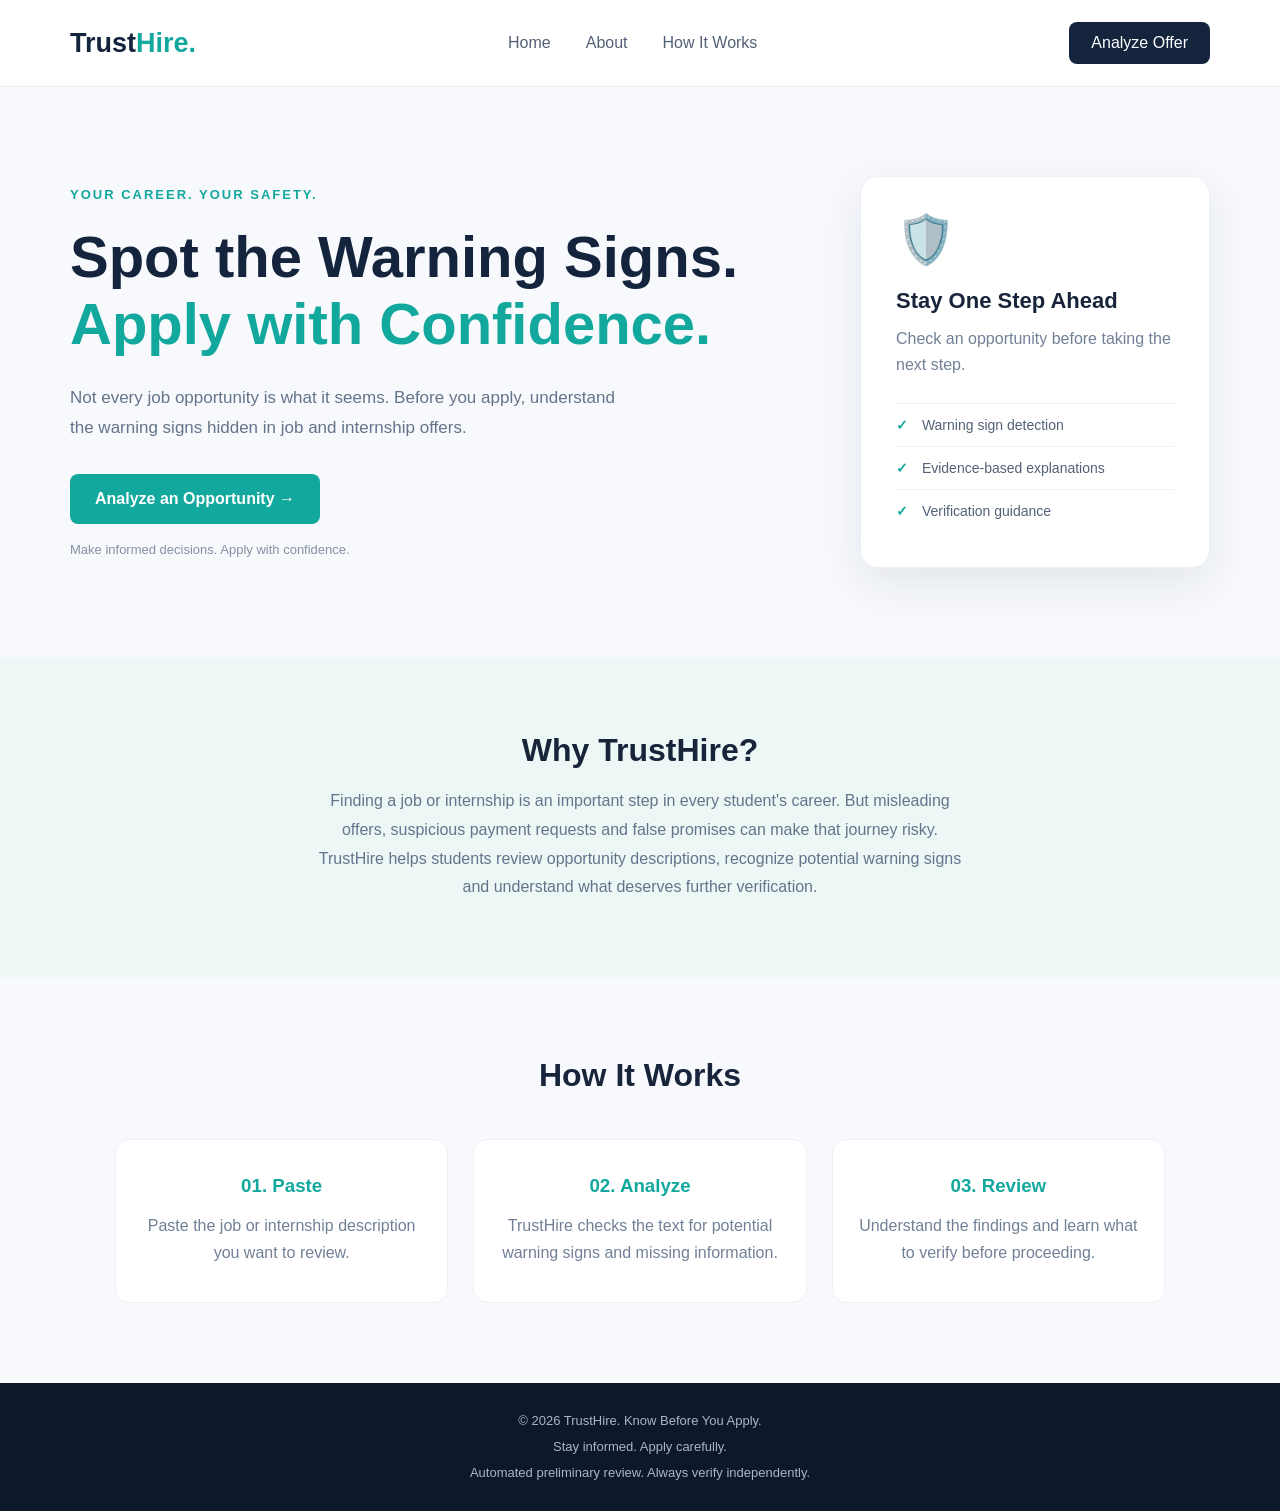
<file: frontend/index.html>
<!DOCTYPE html>
<html lang="en">
<head>
    <meta charset="UTF-8">
    <meta name="viewport" content="width=device-width, initial-scale=1.0">
    <meta name="description" content="TrustHire helps students identify potential warning signs in job and internship offers before applying.">
    <title>TrustHire - Know Before You Apply</title>
    <link rel="stylesheet" href="style.css">
</head>
<body>

    <header>
        <nav class="navbar">
            <h2 class="logo">Trust<span>Hire.</span></h2>

            <div class="nav-links">
                <a href="#home">Home</a>
                <a href="#about">About</a>
                <a href="#how-it-works">How It Works</a>
            </div>

            <a href="/analyzer" class="nav-button">Analyze Offer</a>
        </nav>
    </header>

    <main>

        <!-- HERO -->
        <section class="hero" id="home">

            <div class="hero-content">
                <p class="tagline">YOUR CAREER. YOUR SAFETY.</p>

                <h1>
                    Spot the Warning Signs.<br>
                    <span>Apply with Confidence.</span>
                </h1>

                <p class="description">
                    Not every job opportunity is what it seems.
                    Before you apply, understand the warning signs
                    hidden in job and internship offers.
                </p>

                <a href="/analyzer" class="primary-button">
                    Analyze an Opportunity →
                </a>

                <p class="small-note">
                    Make informed decisions. Apply with confidence.
                </p>
            </div>

            <div class="hero-card">
                <div class="shield">🛡️</div>

                <h3>Stay One Step Ahead</h3>

                <p>Check an opportunity before taking the next step.</p>

                <div class="feature">
                    <span>✓</span> Warning sign detection
                </div>

                <div class="feature">
                    <span>✓</span> Evidence-based explanations
                </div>

                <div class="feature">
                    <span>✓</span> Verification guidance
                </div>
            </div>

        </section>

        <!-- ABOUT -->
        <section class="about" id="about">

            <h2>Why TrustHire?</h2>

            <p>
                Finding a job or internship is an important step
                in every student's career. But misleading offers,
                suspicious payment requests and false promises
                can make that journey risky.

                TrustHire helps students review opportunity
                descriptions, recognize potential warning signs
                and understand what deserves further verification.
            </p>

        </section>

        <!-- HOW IT WORKS -->
        <section class="how-it-works" id="how-it-works">

            <h2>How It Works</h2>

            <div class="steps">

                <div class="step">
                    <h3>01. Paste</h3>
                    <p>
                        Paste the job or internship description
                        you want to review.
                    </p>
                </div>

                <div class="step">
                    <h3>02. Analyze</h3>
                    <p>
                        TrustHire checks the text for potential
                        warning signs and missing information.
                    </p>
                </div>

                <div class="step">
                    <h3>03. Review</h3>
                    <p>
                        Understand the findings and learn
                        what to verify before proceeding.
                    </p>
                </div>

            </div>

        </section>

    </main>

    <footer>
        <p>© 2026 TrustHire. Know Before You Apply.</p>
        <p>Stay informed. Apply carefully.</p>
        <p>Automated preliminary review. Always verify independently.</p>
    </footer>

</body>
</html>
</file>
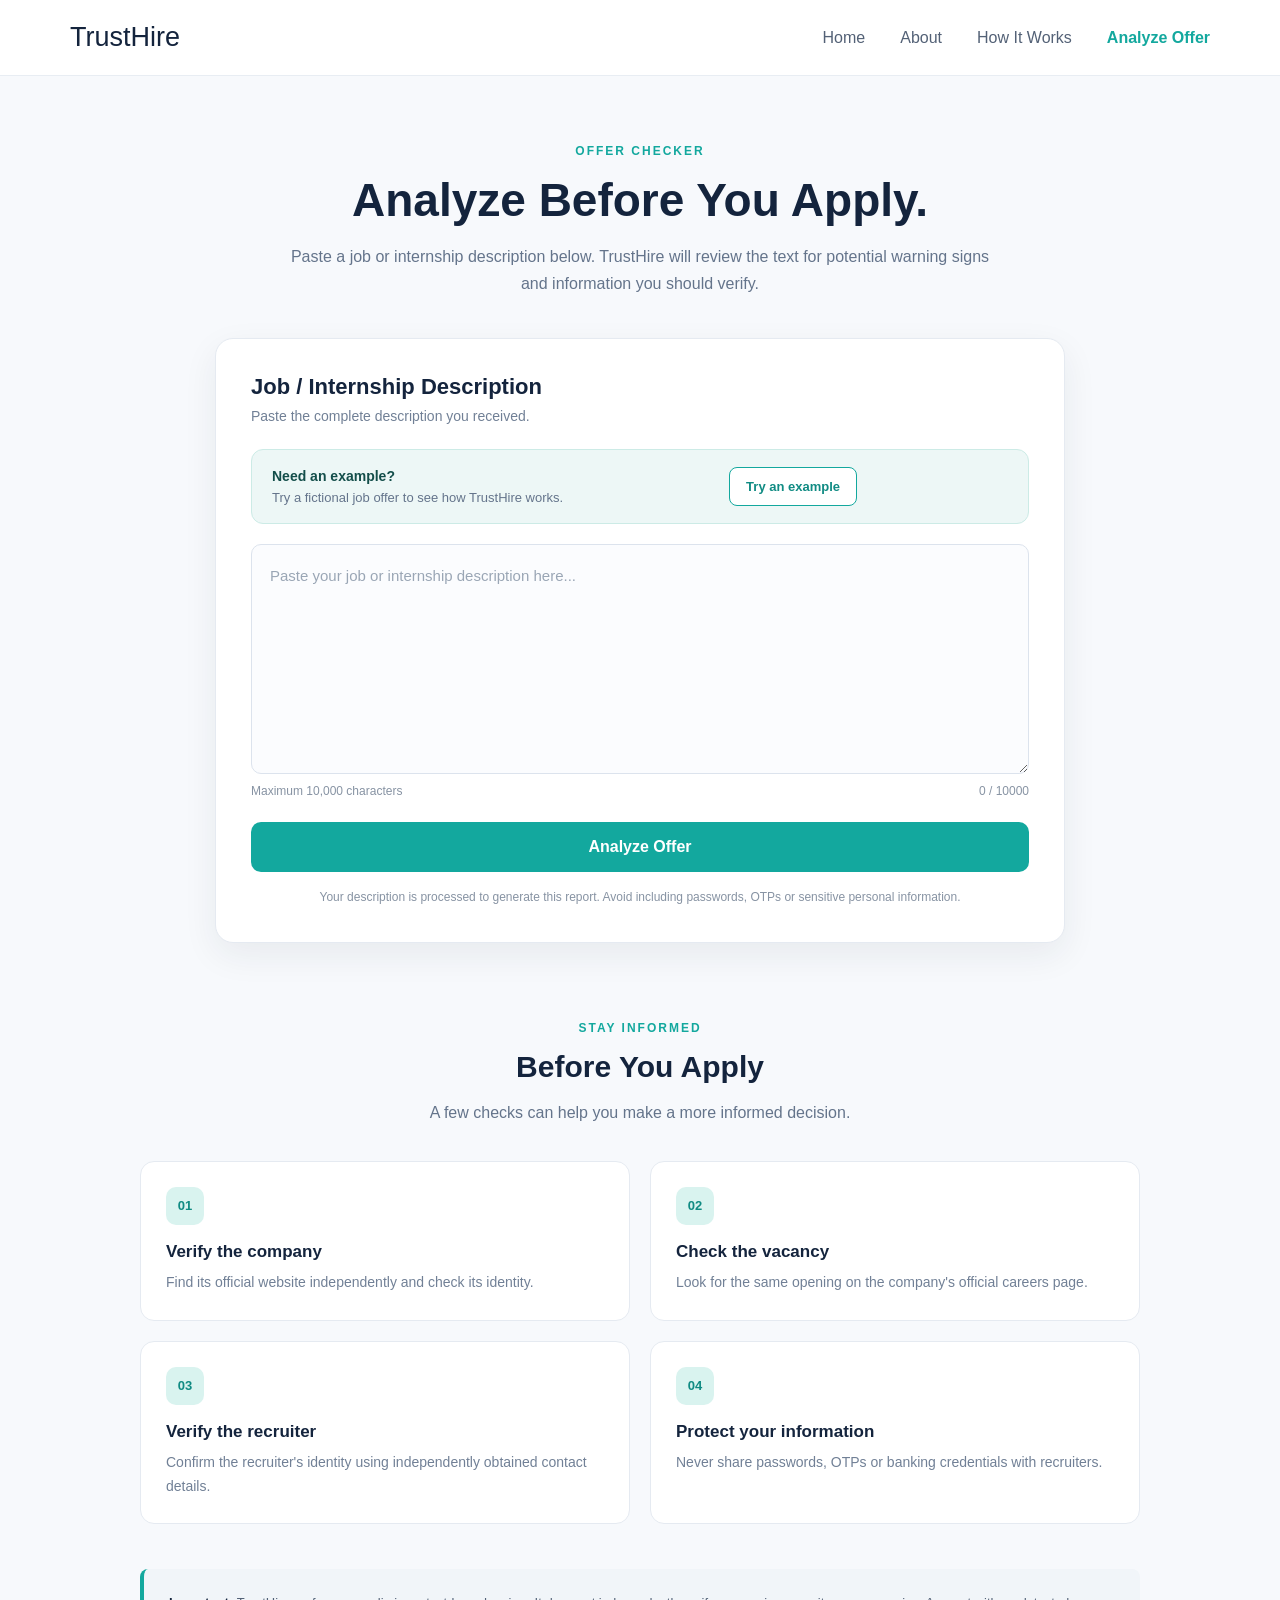
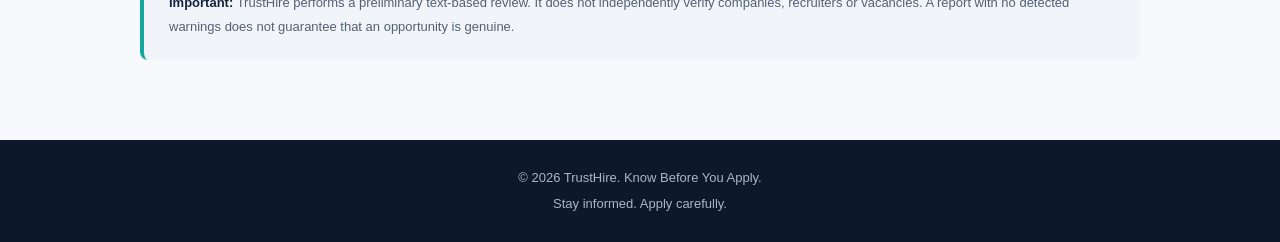
<file: frontend/analyzer.html>
<!DOCTYPE html>
<html lang="en">

<head>
    <meta charset="UTF-8">
    <meta name="viewport" content="width=device-width, initial-scale=1.0">
    <title>Analyze an Offer | TrustHire</title>
    <link rel="stylesheet" href="style.css">
</head>

<body>

    <header>
        <nav class="navbar">
            <div class="logo">TrustHire</div>

            <div class="nav-links">
                <a href="/">Home</a>
                <a href="/#about">About</a>
                <a href="/#how-it-works">How It Works</a>
                <a href="/analyzer" class="active">Analyze Offer</a>
            </div>
        </nav>
    </header>

    <section class="analyzer-page">

        <div class="section-heading">
            <span class="eyebrow">OFFER CHECKER</span>
            <h1>Analyze Before You Apply.</h1>

            <p>
                Paste a job or internship description below.
                TrustHire will review the text for potential warning
                signs and information you should verify.
            </p>
        </div>

        <div class="analyzer-box">

            <div class="analyzer-heading">
                <h2>Job / Internship Description</h2>
                <p>Paste the complete description you received.</p>
            </div>

            <div class="sample-offer">
                <div>
                    <strong>Need an example?</strong>
                    <p>Try a fictional job offer to see how TrustHire works.</p>
                </div>

                <button
                    type="button"
                    class="sample-button"
                    onclick="loadSample()">
                    Try an example
                </button>
            </div>

            <textarea
                id="jobDescription"
                placeholder="Paste your job or internship description here..."
                maxlength="10000"
                aria-label="Job or internship description"></textarea>

            <div class="character-info">
                <span>Maximum 10,000 characters</span>
                <span id="characterCount" aria-live="polite">0 / 10000</span>
            </div>

            <button
                type="button"
                class="analyze-button"
                onclick="analyzeOffer()">
                Analyze Offer
            </button>

            <p class="privacy-note">
                Your description is processed to generate this report.
                Avoid including passwords, OTPs or sensitive personal information.
            </p>

        </div>

        <div id="result" aria-live="polite"></div>

        <section class="analyzer-checklist">

            <div class="section-heading">
                <span class="eyebrow">STAY INFORMED</span>
                <h2>Before You Apply</h2>

                <p>
                    A few checks can help you make a more informed decision.
                </p>
            </div>

            <div class="checklist-grid">

                <div class="checklist-item">
                    <span class="check-icon">01</span>
                    <h3>Verify the company</h3>
                    <p>
                        Find its official website independently and
                        check its identity.
                    </p>
                </div>

                <div class="checklist-item">
                    <span class="check-icon">02</span>
                    <h3>Check the vacancy</h3>
                    <p>
                        Look for the same opening on the company's
                        official careers page.
                    </p>
                </div>

                <div class="checklist-item">
                    <span class="check-icon">03</span>
                    <h3>Verify the recruiter</h3>
                    <p>
                        Confirm the recruiter's identity using
                        independently obtained contact details.
                    </p>
                </div>

                <div class="checklist-item">
                    <span class="check-icon">04</span>
                    <h3>Protect your information</h3>
                    <p>
                        Never share passwords, OTPs or banking
                        credentials with recruiters.
                    </p>
                </div>

            </div>
        </section>

        <div class="analyzer-disclaimer">
            <strong>Important:</strong>
            TrustHire performs a preliminary text-based review.
            It does not independently verify companies, recruiters
            or vacancies. A report with no detected warnings does
            not guarantee that an opportunity is genuine.
        </div>

    </section>

    <footer>
        <p>© 2026 TrustHire. Know Before You Apply.</p>
        <p>Stay informed. Apply carefully.</p>
    </footer>

    <script src="script.js"></script>

    <script>
        function loadSample() {

            const sample = `BrightPath Technologies is offering a Software Development Intern position.

Responsibilities include assisting with web development, testing and documentation.

Selected candidates must pay a refundable training fee of Rs. 2000 before joining.

Interested applicants should contact the recruitment team for further details.`;

            const textarea = document.getElementById("jobDescription");

            if (!textarea) return;

            textarea.value = sample.trim();

            updateCharacterCount();
            textarea.focus();
        }

        const descriptionInput = document.getElementById("jobDescription");
        const characterCount = document.getElementById("characterCount");

        function updateCharacterCount() {

            if (!descriptionInput || !characterCount) return;

            characterCount.textContent =
                descriptionInput.value.length + " / 10000";
        }

        if (descriptionInput) {
            descriptionInput.addEventListener("input", updateCharacterCount);
        }
    </script>

</body>
</html>
</file>
<file: frontend/style.css>
/* ==============================
   GLOBAL STYLES
============================== */

* {
    margin: 0;
    padding: 0;
    box-sizing: border-box;
}

html {
    scroll-behavior: smooth;
}

body {
    font-family: 'Segoe UI', Arial, sans-serif;
    background: #f7f9fc;
    color: #17243a;
}

/* ==============================
   NAVIGATION
============================== */

header {
    background: #ffffff;
    border-bottom: 1px solid #e8edf3;
}

.navbar {
    max-width: 1200px;
    margin: auto;
    padding: 22px 30px;
    display: flex;
    align-items: center;
    justify-content: space-between;
}

.logo {
    font-size: 27px;
    color: #14243d;
}

.logo span {
    color: #13a89e;
}

.nav-links {
    display: flex;
    gap: 35px;
}

.nav-links a {
    text-decoration: none;
    color: #536176;
    font-weight: 500;
}

.nav-links a:hover {
    color: #13a89e;
}

.nav-links a.active {
    color: #13a89e;
    font-weight: 700;
}

.nav-button {
    background: #14243d;
    color: white;
    padding: 12px 22px;
    border-radius: 8px;
    text-decoration: none;
}

/* ==============================
   HERO SECTION
============================== */

.hero {
    max-width: 1200px;
    margin: auto;
    min-height: 570px;
    padding: 80px 30px;
    display: flex;
    align-items: center;
    justify-content: space-between;
    gap: 60px;
}

.hero-content {
    flex: 1;
}

.tagline {
    color: #13a89e;
    font-size: 13px;
    font-weight: 700;
    letter-spacing: 2px;
    margin-bottom: 22px;
}

.hero h1 {
    font-size: 58px;
    line-height: 1.15;
    color: #14243d;
    margin-bottom: 25px;
}

.hero h1 span {
    color: #13a89e;
}

.description {
    max-width: 550px;
    color: #64748b;
    font-size: 17px;
    line-height: 1.8;
    margin-bottom: 30px;
}

.primary-button {
    display: inline-block;
    background: #13a89e;
    color: white;
    padding: 16px 25px;
    border-radius: 8px;
    text-decoration: none;
    font-weight: 600;
    transition: 0.3s;
}

.primary-button:hover {
    background: #108b83;
    transform: translateY(-2px);
}

.small-note {
    margin-top: 18px;
    font-size: 13px;
    color: #8491a5;
}

/* ==============================
   HERO CARD
============================== */

.hero-card {
    width: 350px;
    padding: 35px;
    background: white;
    border-radius: 18px;
    box-shadow: 0 15px 45px rgba(20, 36, 61, 0.09);
    border: 1px solid #edf0f5;
}

.shield {
    font-size: 48px;
    margin-bottom: 20px;
}

.hero-card h3 {
    font-size: 22px;
    margin-bottom: 12px;
}

.hero-card p {
    color: #718096;
    line-height: 1.6;
    margin-bottom: 25px;
}

.feature {
    padding: 13px 0;
    border-top: 1px solid #edf0f5;
    color: #536176;
    font-size: 14px;
}

.feature span {
    color: #13a89e;
    font-weight: bold;
    margin-right: 10px;
}

/* ==============================
   ABOUT SECTION
============================== */

.about {
    background: #edf7f6;
    text-align: center;
    padding: 75px 25px;
}

.about h2,
.how-it-works h2 {
    font-size: 32px;
    margin-bottom: 18px;
}

.about p {
    max-width: 650px;
    margin: auto;
    color: #64748b;
    line-height: 1.8;
}

/* ==============================
   HOW IT WORKS
============================== */

.how-it-works {
    text-align: center;
    padding: 80px 30px;
}

.steps {
    max-width: 1050px;
    margin: 45px auto 0;
    display: grid;
    grid-template-columns: repeat(3, 1fr);
    gap: 25px;
}

.step {
    background: white;
    padding: 35px 25px;
    border-radius: 14px;
    border: 1px solid #edf0f5;
    transition: 0.3s;
}

.step:hover {
    transform: translateY(-5px);
    box-shadow: 0 12px 30px rgba(20, 36, 61, 0.07);
}

.step h3 {
    color: #13a89e;
    margin-bottom: 15px;
}

.step p {
    color: #718096;
    line-height: 1.7;
}

/* ==============================
   HOMEPAGE ANALYZER SECTION
============================== */

.analyzer {
    background: #14243d;
    color: white;
    text-align: center;
    padding: 75px 25px;
}

.analyzer h2 {
    font-size: 30px;
    margin-bottom: 15px;
}

.analyzer p {
    color: #c4cfdd;
    margin-bottom: 25px;
}

.analyzer button {
    background: #13a89e;
    color: white;
    border: none;
    padding: 15px 28px;
    border-radius: 8px;
    font-size: 15px;
    font-weight: 600;
    cursor: pointer;
    transition: 0.3s;
}

.analyzer button:hover {
    background: #108b83;
}

.analyzer-box {
    max-width: 750px;
    margin: 35px auto 0;
}

.analyzer-box textarea {
    width: 100%;
    min-height: 220px;
    padding: 20px;
    border: 2px solid #dce5ee;
    border-radius: 12px;
    background: white;
    color: #17243a;
    font-family: 'Segoe UI', Arial, sans-serif;
    font-size: 15px;
    line-height: 1.6;
    resize: vertical;
    outline: none;
    margin-bottom: 20px;
}

.analyzer-box textarea:focus {
    border-color: #13a89e;
    box-shadow: 0 0 0 3px rgba(19, 168, 158, 0.15);
}

.analyzer-box button {
    display: block;
    margin: 0 auto;
}

.analyzer-box button:disabled {
    opacity: 0.7;
    cursor: not-allowed;
}

/* ==============================
   ANALYSIS REPORT CONTAINER
============================== */

#result {
    margin-top: 35px;
    text-align: left;
}

#result.result-message {
    background: #ffffff;
    color: #17243a;
    padding: 30px;
    border: 1px solid #e5ebf2;
    border-radius: 16px;
    box-shadow: 0 12px 35px rgba(0, 0, 0, 0.12);
    line-height: 1.7;
}

#result h3 {
    color: #14243d;
    font-size: 24px;
    margin-bottom: 12px;
}

#result h4 {
    color: #14243d;
    font-size: 17px;
    margin-top: 0;
    margin-bottom: 15px;
}

#result p {
    color: #536176;
    margin-bottom: 12px;
}

#result strong {
    color: #17243a;
}

/* ==============================
   REPORT HEADER
============================== */

#result .report-header {
    padding: 5px 0 22px;
    margin-bottom: 24px;
    border-bottom: 1px solid #e8edf3;
}

#result .report-eyebrow {
    color: #13a89e;
    font-size: 11px;
    font-weight: 700;
    letter-spacing: 1.8px;
    margin-bottom: 10px;
}

#result .report-header h3 {
    margin: 0 0 12px;
    font-size: 25px;
}

#result .report-summary {
    display: inline-block;
    background: #edf7f6;
    color: #108b83;
    padding: 6px 13px;
    border-radius: 20px;
    font-size: 13px;
    font-weight: 600;
    margin: 0;
}

#result .report-status-warning .report-summary {
    background: #fff0ef;
    color: #b83b35;
}

#result .report-status-review .report-summary {
    background: #fff8e8;
    color: #946414;
}

/* ==============================
   REPORT SECTIONS
============================== */

#result .report-section {
    margin-top: 25px;
}

#result .report-section h4 {
    padding-bottom: 10px;
    border-bottom: 1px solid #edf0f5;
}

/* ==============================
   WARNING CARDS
============================== */

#result .warning-list {
    display: grid;
    gap: 14px;
}

#result .result-message.error {
    background: #fff5f4;
    color: #17243a;
    border: 1px solid #f2c7c3;
    border-left: 5px solid #dc5550;
    border-radius: 12px;
    padding: 20px;
    margin: 0;
    line-height: 1.7;
}

#result .result-message.error strong {
    color: #a83232;
}

#result .result-message.error p {
    color: #536176;
    margin-top: 10px;
    margin-bottom: 8px;
}

#result .warning-item > strong {
    display: block;
    font-size: 16px;
    margin-bottom: 8px;
}

#result .warning-item p:last-child {
    margin-bottom: 0;
}

/* ==============================
   EVIDENCE SENTENCE
============================== */

#result .evidence-label {
    color: #a83232;
    font-size: 11px;
    font-weight: 700;
    text-transform: uppercase;
    letter-spacing: 0.8px;
    margin-top: 15px;
    margin-bottom: 7px;
}

#result blockquote {
    background: #ffffff;
    border-left: 3px solid #dc7771;
    border-radius: 6px;
    padding: 13px 16px;
    margin: 8px 0;
    color: #34445a;
    font-size: 14px;
    line-height: 1.7;
}

/* ==============================
   NO WARNING MESSAGE
============================== */

#result .no-warning-note {
    background: #edf7f6;
    border: 1px solid #c8e9e5;
    border-left: 5px solid #13a89e;
    border-radius: 10px;
    padding: 20px;
    margin: 18px 0;
}

#result .no-warning-note strong {
    display: block;
    color: #147b73;
    margin-bottom: 8px;
}

#result .no-warning-note p {
    margin-bottom: 0;
    color: #536176;
    font-size: 14px;
    line-height: 1.7;
}

/* ==============================
   MISSING INFORMATION
============================== */

#result .missing-info-section {
    background: #fffaf0;
    border: 1px solid #f1e2bd;
    border-radius: 12px;
    padding: 20px;
}

#result .missing-info-section h4 {
    color: #805b1d;
}

#result ul {
    list-style: none;
    margin: 10px 0 20px;
}

#result li {
    position: relative;
    padding: 10px 12px 10px 35px;
    margin-bottom: 8px;
    background: #f5f8fb;
    border-radius: 8px;
    color: #536176;
    line-height: 1.6;
}

#result li::before {
    content: "✓";
    position: absolute;
    left: 12px;
    top: 10px;
    color: #13a89e;
    font-weight: bold;
}

/* ==============================
   COMPANY VERIFICATION
============================== */

#result .company-verification {
    background: #f7f9fc;
    border: 1px solid #e3eaf1;
    border-radius: 12px;
    padding: 22px;
    margin: 25px 0;
}

#result .company-verification h4 {
    margin-bottom: 16px;
}

#result .verification-row {
    display: flex;
    justify-content: space-between;
    align-items: flex-start;
    flex-wrap: wrap;
    gap: 6px 16px;
    padding: 13px 0;
    border-bottom: 1px solid #e3eaf1;
    font-size: 14px;
}

#result .verification-row span {
    display: block;
    margin-right: 12px;
    color: #536176;
}

#result .verification-row strong {
    display: block;
    color: #108b83;
    text-align: right;
    overflow-wrap: anywhere;
}

#result .verification-row .verification-pending {
    color: #b7791f;
}

#result .verification-message {
    background: #fff8e8;
    color: #76551c;
    padding: 14px;
    border-radius: 8px;
    font-size: 13px;
    line-height: 1.7;
    margin: 17px 0 0;
}

/* ==============================
   VERIFICATION NOTE
============================== */

#result .verification-note {
    background: #f1f5f9;
    border-radius: 10px;
    padding: 18px;
}

#result .verification-note h4 {
    border: none;
    padding: 0;
}

#result .verification-note p {
    margin-bottom: 0;
    font-size: 14px;
}

/* ==============================
   VERIFICATION CHECKLIST
============================== */

#result .verification-checklist li {
    border: 1px solid #e8edf3;
    background: #ffffff;
    padding-top: 12px;
    padding-bottom: 12px;
}

/* ==============================
   REPORT DISCLAIMER
============================== */

#result .report-disclaimer,
#result .privacy-note {
    background: #f1f5f9;
    border-radius: 9px;
    padding: 15px;
    margin-top: 25px;
    color: #64748b;
    font-size: 13px;
    line-height: 1.7;
}

/* ==============================
   GENERAL ERROR MESSAGE
============================== */

#result.result-message.error {
    background: #fff1f0;
    color: #b42318;
    border: 1px solid #f3c5c1;
    box-shadow: none;
}

/* ==============================
   ANALYZER PAGE
============================== */

.analyzer-page {
    max-width: 1050px;
    margin: 0 auto;
    padding: 65px 25px 80px;
}

/* Page heading */

.analyzer-page .section-heading {
    text-align: center;
    max-width: 700px;
    margin: 0 auto 40px;
}

.analyzer-page .eyebrow {
    display: inline-block;
    color: #13a89e;
    font-size: 12px;
    font-weight: 700;
    letter-spacing: 2px;
    margin-bottom: 15px;
}

.analyzer-page .section-heading h1 {
    font-size: clamp(32px, 5vw, 46px);
    color: #14243d;
    margin-bottom: 15px;
    line-height: 1.2;
}

.analyzer-page .section-heading p {
    color: #64748b;
    font-size: 16px;
    line-height: 1.7;
}

/* Main analyzer card */

.analyzer-page .analyzer-box {
    background: #ffffff;
    border: 1px solid #e5eaf1;
    border-radius: 18px;
    padding: 35px;
    box-shadow: 0 12px 35px rgba(23, 36, 58, 0.07);
    max-width: 850px;
    margin: 0 auto 45px;
}

.analyzer-page .analyzer-heading h2 {
    color: #14243d;
    font-size: 22px;
    margin-bottom: 8px;
}

.analyzer-page .analyzer-heading p {
    color: #718096;
    font-size: 14px;
    margin-bottom: 25px;
}

/* Sample offer */

.analyzer-page .sample-offer {
    display: flex;
    align-items: center;
    justify-content: space-between;
    gap: 15px;
    padding: 17px 20px;
    background: #edf7f6;
    border: 1px solid #ccebe6;
    border-radius: 12px;
    margin-bottom: 20px;
}

.analyzer-page .sample-offer strong {
    color: #134e4a;
    font-size: 14px;
}

.analyzer-page .sample-offer p {
    color: #64748b;
    font-size: 13px;
    margin-top: 5px;
    margin-bottom: 0;
}

.analyzer-page .sample-button {
    background: #ffffff;
    color: #108b83;
    border: 1px solid #13a89e;
    border-radius: 8px;
    padding: 11px 16px;
    font-weight: 600;
    font-size: 13px;
    cursor: pointer;
    white-space: nowrap;
    transition: 0.2s;
}

.analyzer-page .sample-button:hover {
    background: #13a89e;
    color: #ffffff;
}

/* Text area */

.analyzer-page .analyzer-box textarea {
    display: block;
    width: 100%;
    min-height: 230px;
    resize: vertical;
    padding: 18px;
    border: 1px solid #dce3ed;
    border-radius: 10px;
    background: #fbfcfe;
    color: #17243a;
    font-family: inherit;
    font-size: 15px;
    line-height: 1.7;
    outline: none;
    margin-bottom: 0;
    transition: 0.2s;
}

.analyzer-page .analyzer-box textarea:focus {
    border-color: #13a89e;
    box-shadow: 0 0 0 3px rgba(19, 168, 158, 0.1);
}

.analyzer-page .analyzer-box textarea::placeholder {
    color: #9aa6b5;
}

/* Character counter */

.analyzer-page .character-info {
    display: flex;
    justify-content: space-between;
    gap: 10px;
    color: #8793a3;
    font-size: 12px;
    margin-top: 10px;
}

/* Analyze button */

.analyzer-page .analyzer-box .analyze-button {
    display: block;
    width: 100%;
    margin: 24px 0 0;
    padding: 16px;
    background: #13a89e;
    color: #ffffff;
    border: none;
    border-radius: 10px;
    font-size: 16px;
    font-weight: 700;
    cursor: pointer;
    transition: 0.2s;
}

.analyzer-page .analyzer-box .analyze-button:hover {
    background: #108b83;
    transform: translateY(-1px);
}

.analyzer-page .analyzer-box .analyze-button:disabled {
    opacity: 0.65;
    cursor: not-allowed;
    transform: none;
}

/* Privacy note */

.analyzer-page .privacy-note {
    text-align: center;
    color: #8793a3;
    font-size: 12px;
    margin-top: 16px;
    line-height: 1.6;
}

/* Analyzer report positioning */

.analyzer-page #result {
    max-width: 850px;
    margin: 0 auto 55px;
}

.analyzer-page #result:empty {
    display: none;
}

/* ==============================
   BEFORE YOU APPLY SECTION
============================== */

.analyzer-page .analyzer-checklist {
    margin-top: 75px;
}

.analyzer-page .analyzer-checklist .section-heading {
    margin-bottom: 35px;
}

.analyzer-page .analyzer-checklist .section-heading h2 {
    font-size: 30px;
    color: #14243d;
    margin-bottom: 15px;
}

/* Checklist cards */

.analyzer-page .checklist-grid {
    display: grid;
    grid-template-columns: repeat(2, minmax(0, 1fr));
    gap: 20px;
}

.analyzer-page .checklist-item {
    background: #ffffff;
    border: 1px solid #e5eaf1;
    border-radius: 14px;
    padding: 25px;
    transition: 0.2s;
}

.analyzer-page .checklist-item:hover {
    border-color: #99e5dc;
    box-shadow: 0 8px 22px rgba(23, 36, 58, 0.06);
    transform: translateY(-3px);
}

.analyzer-page .check-icon {
    display: inline-flex;
    align-items: center;
    justify-content: center;
    width: 38px;
    height: 38px;
    border-radius: 10px;
    background: #d9f3ef;
    color: #108b83;
    font-size: 13px;
    font-weight: 700;
    margin-bottom: 17px;
}

.analyzer-page .checklist-item h3 {
    color: #14243d;
    font-size: 17px;
    margin-bottom: 9px;
}

.analyzer-page .checklist-item p {
    color: #718096;
    font-size: 14px;
    line-height: 1.7;
    margin-bottom: 0;
}

/* ==============================
   ANALYZER DISCLAIMER
============================== */

.analyzer-page .analyzer-disclaimer {
    margin-top: 45px;
    padding: 22px 25px;
    background: #f1f5f9;
    border-left: 4px solid #13a89e;
    border-radius: 8px;
    color: #526176;
    font-size: 13px;
    line-height: 1.8;
}

.analyzer-page .analyzer-disclaimer strong {
    color: #14243d;
}

/* ==============================
   FOOTER
============================== */

footer {
    background: #0d192b;
    color: #aab6c7;
    text-align: center;
    padding: 25px;
    font-size: 13px;
    line-height: 2;
}

/* ==============================
   RESPONSIVE DESIGN
============================== */

@media (max-width: 768px) {

    .navbar {
        flex-wrap: wrap;
        gap: 18px;
    }

    .nav-links {
        gap: 15px;
    }

    .hero {
        flex-direction: column;
        align-items: flex-start;
        padding: 55px 25px;
    }

    .hero h1 {
        font-size: 42px;
    }

    .hero-card {
        width: 100%;
    }

    .steps {
        grid-template-columns: 1fr;
    }

    #result.result-message {
        padding: 20px;
    }

    #result h3 {
        font-size: 21px;
    }

    .analyzer-page {
        padding: 50px 20px 65px;
    }

    .analyzer-page .analyzer-box {
        padding: 25px;
    }

    .analyzer-page .checklist-grid {
        grid-template-columns: 1fr;
    }
}

@media (max-width: 480px) {

    .logo {
        font-size: 23px;
    }

    .nav-links {
        flex-wrap: wrap;
        gap: 13px;
    }

    .nav-links a {
        font-size: 13px;
    }

    .hero h1 {
        font-size: 36px;
    }

    .analyzer h2 {
        font-size: 25px;
    }

    .analyzer-box textarea {
        min-height: 190px;
    }

    #result .report-header h3 {
        font-size: 21px;
    }

    #result .warning-item {
        padding: 16px;
    }

    #result .report-eyebrow {
        font-size: 10px;
    }

    #result .company-verification {
        padding: 15px;
    }

    #result .verification-row {
        font-size: 12px;
    }

    .analyzer-page {
        padding: 40px 16px 50px;
    }

    .analyzer-page .analyzer-box {
        padding: 20px 17px;
    }

    .analyzer-page .sample-offer {
        align-items: flex-start;
        flex-direction: column;
    }

    .analyzer-page .section-heading h1 {
        font-size: 32px;
    }

    .analyzer-page .character-info {
        font-size: 11px;
    }

    .analyzer-page .analyzer-checklist .section-heading h2 {
        font-size: 26px;
    }

    .analyzer-page .analyzer-disclaimer {
        padding: 17px;
    }
}
</file>
